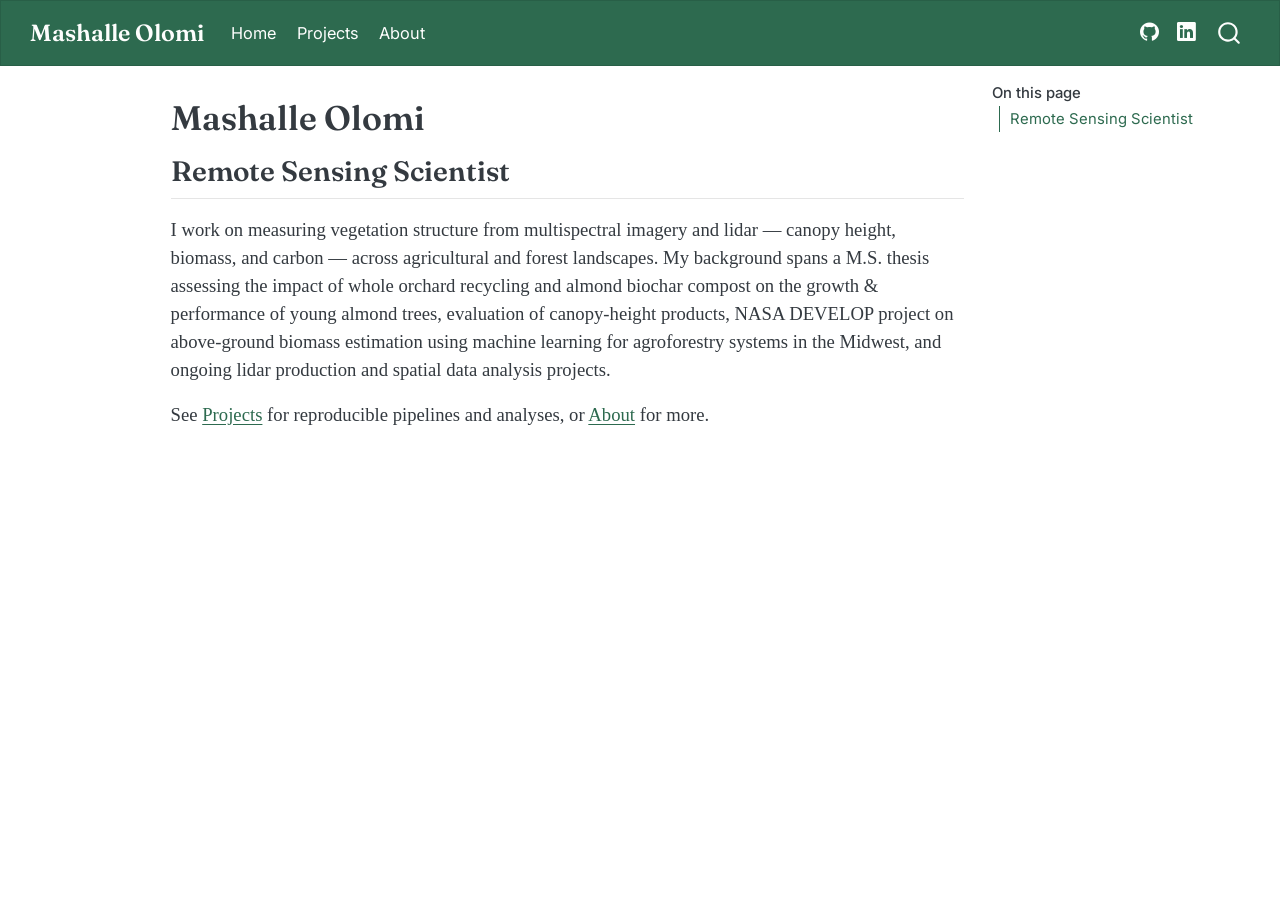
<file: index.html>
<!DOCTYPE html>
<html xmlns="http://www.w3.org/1999/xhtml" lang="en" xml:lang="en"><head>

<meta charset="utf-8">
<meta name="generator" content="quarto-1.10.18">

<meta name="viewport" content="width=device-width, initial-scale=1.0, user-scalable=yes">


<title>Mashalle Olomi</title>
<style>
/* Default styles provided by pandoc.
** See https://pandoc.org/MANUAL.html#variables-for-html for config info.
*/
span.smallcaps{font-variant: small-caps;}
div.columns{display: flex; gap: 1.5em;}
div.column{flex: auto;}
@media screen {
div.columns{gap: min(4vw, 1.5em);}
div.column{overflow-x: auto;}
}
div.hanging-indent{margin-left: 1.5em; text-indent: -1.5em;}
ul.task-list{list-style: none;}
ul.task-list li input[type="checkbox"] {
  width: 0.8em;
  margin: 0 0.8em 0.2em -1em; /* quarto-specific, see https://github.com/quarto-dev/quarto-cli/issues/4556 */ 
  vertical-align: middle;
}
</style>


<script src="site_libs/quarto-nav/quarto-nav.js"></script>
<script src="site_libs/quarto-nav/headroom.min.js"></script>
<script src="site_libs/clipboard/clipboard.min.js"></script>
<script src="site_libs/quarto-search/autocomplete.umd.js"></script>
<script src="site_libs/quarto-search/fuse.min.js"></script>
<script src="site_libs/quarto-search/quarto-search.js"></script>
<meta name="quarto:offset" content="./">
<script src="site_libs/quarto-html/quarto.js" type="module"></script>
<script src="site_libs/quarto-html/tabsets/tabsets.js" type="module"></script>
<script src="site_libs/quarto-html/popper.min.js"></script>
<script src="site_libs/quarto-html/tippy.umd.min.js"></script>
<script src="site_libs/quarto-html/anchor.min.js"></script>
<link href="site_libs/quarto-html/tippy.css" rel="stylesheet">
<link href="site_libs/quarto-html/quarto-syntax-highlighting-64a204ab8560d761af7679ceaba22944.css" rel="stylesheet" id="quarto-text-highlighting-styles">
<script src="site_libs/bootstrap/bootstrap.min.js"></script>
<link href="site_libs/bootstrap/bootstrap-icons.css" rel="stylesheet">
<link href="site_libs/bootstrap/bootstrap-427d90cace52e5607150761689b2dbfc.min.css" rel="stylesheet" append-hash="true" id="quarto-bootstrap" data-mode="light">
<script id="quarto-search-options" type="application/json">{
  "location": "navbar",
  "copy-button": false,
  "collapse-after": 3,
  "panel-placement": "end",
  "type": "overlay",
  "limit": 50,
  "keyboard-shortcut": [
    "f",
    "/",
    "s"
  ],
  "show-item-context": false,
  "language": {
    "search-no-results-text": "No results",
    "search-matching-documents-text": "matching documents",
    "search-copy-link-title": "Copy link to search",
    "search-hide-matches-text": "Hide additional matches",
    "search-more-match-text": "more match in this document",
    "search-more-matches-text": "more matches in this document",
    "search-clear-button-title": "Clear",
    "search-text-placeholder": "",
    "search-detached-cancel-button-title": "Cancel",
    "search-submit-button-title": "Submit",
    "search-label": "Search"
  }
}</script>


</head>

<body class="nav-fixed quarto-light">

<div id="quarto-search-results"></div>
  <header id="quarto-header" class="headroom fixed-top">
    <nav class="navbar navbar-expand-lg " data-bs-theme="dark">
      <div class="navbar-container container-fluid">
      <div class="navbar-brand-container mx-auto">
    <a class="navbar-brand" href="./index.html">
    <span class="navbar-title">Mashalle Olomi</span>
    </a>
  </div>
            <div id="quarto-search" class="" title="Search"></div>
          <button class="navbar-toggler" type="button" data-bs-toggle="collapse" data-bs-target="#navbarCollapse" aria-controls="navbarCollapse" role="menu" aria-expanded="false" aria-label="Toggle navigation" onclick="if (window.quartoToggleHeadroom) { window.quartoToggleHeadroom(); }">
  <span class="navbar-toggler-icon"></span>
</button>
          <div class="collapse navbar-collapse" id="navbarCollapse">
            <ul class="navbar-nav navbar-nav-scroll me-auto">
  <li class="nav-item">
    <a class="nav-link active" href="./index.html" aria-current="page"> 
<span class="menu-text">Home</span></a>
  </li>  
  <li class="nav-item">
    <a class="nav-link" href="./projects.html"> 
<span class="menu-text">Projects</span></a>
  </li>  
  <li class="nav-item">
    <a class="nav-link" href="./about.html"> 
<span class="menu-text">About</span></a>
  </li>  
</ul>
            <ul class="navbar-nav navbar-nav-scroll ms-auto">
  <li class="nav-item compact">
    <a class="nav-link" href="https://github.com/mashalle-o"> <i class="bi bi-github" role="img">
</i> 
<span class="menu-text"></span></a>
  </li>  
  <li class="nav-item compact">
    <a class="nav-link" href="https://www.linkedin.com/in/mashalle-o-702558257"> <i class="bi bi-linkedin" role="img">
</i> 
<span class="menu-text"></span></a>
  </li>  
</ul>
          </div> <!-- /navcollapse -->
            <div class="quarto-navbar-tools">
</div>
      </div> <!-- /container-fluid -->
    </nav>
</header>
<!-- content -->
<div id="quarto-content" class="quarto-container page-columns page-rows-contents page-layout-article page-navbar">
<!-- sidebar -->
<!-- margin-sidebar -->
    <div id="quarto-margin-sidebar" class="sidebar margin-sidebar">
        <nav id="TOC" role="doc-toc" class="toc-active">
    <h2 id="toc-title">On this page</h2>
   
  <ul>
  <li><a href="#remote-sensing-scientist" id="toc-remote-sensing-scientist" class="nav-link active" data-scroll-target="#remote-sensing-scientist">Remote Sensing Scientist</a></li>
  </ul>
</nav>
    </div>
<!-- main -->
<main class="content" id="quarto-document-content">

<header id="title-block-header" class="quarto-title-block default">
<div class="quarto-title">
<h1 class="title">Mashalle Olomi</h1>
</div>



<div class="quarto-title-meta">

    
  
    
  </div>
  


</header>


<section id="remote-sensing-scientist" class="level2">
<h2 class="anchored" data-anchor-id="remote-sensing-scientist">Remote Sensing Scientist</h2>
<p>I work on measuring vegetation structure from multispectral imagery and lidar — canopy height, biomass, and carbon — across agricultural and forest landscapes. My background spans a M.S. thesis assessing the impact of whole orchard recycling and almond biochar compost on the growth &amp; performance of young almond trees, evaluation of canopy-height products, NASA DEVELOP project on above-ground biomass estimation using machine learning for agroforestry systems in the Midwest, and ongoing lidar production and spatial data analysis projects.</p>
<p>See <a href="./projects.html">Projects</a> for reproducible pipelines and analyses, or <a href="./about.html">About</a> for more.</p>


</section>

</main> <!-- /main -->
<script id="quarto-html-after-body" type="application/javascript">
  window.document.addEventListener("DOMContentLoaded", function (event) {
    const icon = "";
    const anchorJS = new window.AnchorJS();
    anchorJS.options = {
      placement: 'right',
      icon: icon
    };
    anchorJS.add('.anchored');
    const isCodeAnnotation = (el) => {
      for (const clz of el.classList) {
        if (clz.startsWith('code-annotation-')) {                     
          return true;
        }
      }
      return false;
    }
    const onCopySuccess = function(e) {
      // button target
      const button = e.trigger;
      // don't keep focus
      button.blur();
      // flash "checked"
      button.classList.add('code-copy-button-checked');
      var currentTitle = button.getAttribute("title");
      button.setAttribute("title", "Copied!");
      let tooltip;
      if (window.bootstrap) {
        button.setAttribute("data-bs-toggle", "tooltip");
        button.setAttribute("data-bs-placement", "left");
        button.setAttribute("data-bs-title", "Copied!");
        tooltip = new bootstrap.Tooltip(button, 
          { trigger: "manual", 
            customClass: "code-copy-button-tooltip",
            offset: [0, -8]});
        tooltip.show();    
      }
      setTimeout(function() {
        if (tooltip) {
          tooltip.hide();
          button.removeAttribute("data-bs-title");
          button.removeAttribute("data-bs-toggle");
          button.removeAttribute("data-bs-placement");
        }
        button.setAttribute("title", currentTitle);
        button.classList.remove('code-copy-button-checked');
      }, 1000);
      // clear code selection
      e.clearSelection();
    }
    const getTextToCopy = function(trigger) {
      const outerScaffold = trigger.parentElement.cloneNode(true);
      const codeEl = outerScaffold.querySelector('code');
      for (const childEl of codeEl.children) {
        if (isCodeAnnotation(childEl)) {
          childEl.remove();
        }
      }
      return codeEl.innerText;
    }
    const clipboard = new window.ClipboardJS('.code-copy-button:not([data-in-quarto-modal])', {
      text: getTextToCopy
    });
    clipboard.on('success', onCopySuccess);
    if (window.document.getElementById('quarto-embedded-source-code-modal')) {
      const clipboardModal = new window.ClipboardJS('.code-copy-button[data-in-quarto-modal]', {
        text: getTextToCopy,
        container: window.document.getElementById('quarto-embedded-source-code-modal')
      });
      clipboardModal.on('success', onCopySuccess);
    }
      var localhostRegex = new RegExp(/^(?:http|https):\/\/localhost\:?[0-9]*\//);
      var mailtoRegex = new RegExp(/^mailto:/);
        var filterRegex = new RegExp('/' + window.location.host + '/');
      var isInternal = (href) => {
          return filterRegex.test(href) || localhostRegex.test(href) || mailtoRegex.test(href);
      }
      // Inspect non-navigation links and adorn them if external
     var links = window.document.querySelectorAll('a[href]:not(.nav-link):not(.navbar-brand):not(.toc-action):not(.sidebar-link):not(.sidebar-item-toggle):not(.pagination-link):not(.no-external):not([aria-hidden]):not(.dropdown-item):not(.quarto-navigation-tool):not(.about-link)');
      for (var i=0; i<links.length; i++) {
        const link = links[i];
        if (!isInternal(link.href)) {
          // undo the damage that might have been done by quarto-nav.js in the case of
          // links that we want to consider external
          if (link.dataset.originalHref !== undefined) {
            link.href = link.dataset.originalHref;
          }
        }
      }
    function tippyHover(el, contentFn, onTriggerFn, onUntriggerFn) {
      const config = {
        allowHTML: true,
        maxWidth: 500,
        delay: 100,
        arrow: false,
        appendTo: function(el) {
            return el.parentElement;
        },
        interactive: true,
        interactiveBorder: 10,
        theme: 'quarto',
        placement: 'bottom-start',
      };
      if (contentFn) {
        config.content = contentFn;
      }
      if (onTriggerFn) {
        config.onTrigger = onTriggerFn;
      }
      if (onUntriggerFn) {
        config.onUntrigger = onUntriggerFn;
      }
      window.tippy(el, config); 
    }
    const noterefs = window.document.querySelectorAll('a[role="doc-noteref"]');
    for (var i=0; i<noterefs.length; i++) {
      const ref = noterefs[i];
      tippyHover(ref, function() {
        // use id or data attribute instead here
        let href = ref.getAttribute('data-footnote-href') || ref.getAttribute('href');
        try { href = new URL(href).hash; } catch {}
        const id = href.replace(/^#\/?/, "");
        const note = window.document.getElementById(id);
        if (note) {
          return note.innerHTML;
        } else {
          return "";
        }
      });
    }
    const xrefs = window.document.querySelectorAll('a.quarto-xref');
    const processXRef = (id, note) => {
      // Strip column container classes
      const stripColumnClz = (el) => {
        el.classList.remove("page-full", "page-columns");
        if (el.children) {
          for (const child of el.children) {
            stripColumnClz(child);
          }
        }
      }
      stripColumnClz(note)
      if (id === null || id.startsWith('sec-')) {
        // Special case sections, only their first couple elements
        const container = document.createElement("div");
        if (note.children && note.children.length > 2) {
          container.appendChild(note.children[0].cloneNode(true));
          for (let i = 1; i < note.children.length; i++) {
            const child = note.children[i];
            if (child.tagName === "P" && child.innerText === "") {
              continue;
            } else {
              container.appendChild(child.cloneNode(true));
              break;
            }
          }
          if (window.Quarto?.typesetMath) {
            window.Quarto.typesetMath(container);
          }
          return container.innerHTML
        } else {
          if (window.Quarto?.typesetMath) {
            window.Quarto.typesetMath(note);
          }
          return note.innerHTML;
        }
      } else {
        // Remove any anchor links if they are present
        const anchorLink = note.querySelector('a.anchorjs-link');
        if (anchorLink) {
          anchorLink.remove();
        }
        if (window.Quarto?.typesetMath) {
          window.Quarto.typesetMath(note);
        }
        if (note.classList.contains("callout")) {
          return note.outerHTML;
        } else {
          return note.innerHTML;
        }
      }
    }
    for (var i=0; i<xrefs.length; i++) {
      const xref = xrefs[i];
      tippyHover(xref, undefined, function(instance) {
        instance.disable();
        let url = xref.getAttribute('href');
        let hash = undefined; 
        if (url.startsWith('#')) {
          hash = url;
        } else {
          try { hash = new URL(url).hash; } catch {}
        }
        if (hash) {
          const id = hash.replace(/^#\/?/, "");
          const note = window.document.getElementById(id);
          if (note !== null) {
            try {
              const html = processXRef(id, note.cloneNode(true));
              instance.setContent(html);
            } finally {
              instance.enable();
              instance.show();
            }
          } else {
            // See if we can fetch this
            fetch(url.split('#')[0])
            .then(res => res.text())
            .then(html => {
              const parser = new DOMParser();
              const htmlDoc = parser.parseFromString(html, "text/html");
              const note = htmlDoc.getElementById(id);
              if (note !== null) {
                const html = processXRef(id, note);
                instance.setContent(html);
              } 
            }).finally(() => {
              instance.enable();
              instance.show();
            });
          }
        } else {
          // See if we can fetch a full url (with no hash to target)
          // This is a special case and we should probably do some content thinning / targeting
          fetch(url)
          .then(res => res.text())
          .then(html => {
            const parser = new DOMParser();
            const htmlDoc = parser.parseFromString(html, "text/html");
            const note = htmlDoc.querySelector('main.content');
            if (note !== null) {
              // This should only happen for chapter cross references
              // (since there is no id in the URL)
              // remove the first header
              if (note.children.length > 0 && note.children[0].tagName === "HEADER") {
                note.children[0].remove();
              }
              const html = processXRef(null, note);
              instance.setContent(html);
            } 
          }).finally(() => {
            instance.enable();
            instance.show();
          });
        }
      }, function(instance) {
      });
    }
        let selectedAnnoteEl;
        const selectorForAnnotation = ( cell, annotation) => {
          let cellAttr = 'data-code-cell="' + cell + '"';
          let lineAttr = 'data-code-annotation="' +  annotation + '"';
          const selector = 'span[' + cellAttr + '][' + lineAttr + ']';
          return selector;
        }
        const selectCodeLines = (annoteEl) => {
          const doc = window.document;
          const targetCell = annoteEl.getAttribute("data-target-cell");
          const targetAnnotation = annoteEl.getAttribute("data-target-annotation");
          const annoteSpan = window.document.querySelector(selectorForAnnotation(targetCell, targetAnnotation));
          const lines = annoteSpan.getAttribute("data-code-lines").split(",");
          const lineIds = lines.map((line) => {
            return targetCell + "-" + line;
          })
          let top = null;
          let height = null;
          let parent = null;
          if (lineIds.length > 0) {
              //compute the position of the single el (top and bottom and make a div)
              const el = window.document.getElementById(lineIds[0]);
              top = el.offsetTop;
              height = el.offsetHeight;
              parent = el.parentElement.parentElement;
            if (lineIds.length > 1) {
              const lastEl = window.document.getElementById(lineIds[lineIds.length - 1]);
              const bottom = lastEl.offsetTop + lastEl.offsetHeight;
              height = bottom - top;
            }
            if (top !== null && height !== null && parent !== null) {
              // cook up a div (if necessary) and position it 
              let div = window.document.getElementById("code-annotation-line-highlight");
              if (div === null) {
                div = window.document.createElement("div");
                div.setAttribute("id", "code-annotation-line-highlight");
                div.style.position = 'absolute';
                parent.appendChild(div);
              }
              div.style.top = top - 2 + "px";
              div.style.height = height + 4 + "px";
              div.style.left = 0;
              let gutterDiv = window.document.getElementById("code-annotation-line-highlight-gutter");
              if (gutterDiv === null) {
                gutterDiv = window.document.createElement("div");
                gutterDiv.setAttribute("id", "code-annotation-line-highlight-gutter");
                gutterDiv.style.position = 'absolute';
                const codeCell = window.document.getElementById(targetCell);
                const gutter = codeCell.querySelector('.code-annotation-gutter');
                gutter.appendChild(gutterDiv);
              }
              gutterDiv.style.top = top - 2 + "px";
              gutterDiv.style.height = height + 4 + "px";
            }
            selectedAnnoteEl = annoteEl;
          }
        };
        const unselectCodeLines = () => {
          const elementsIds = ["code-annotation-line-highlight", "code-annotation-line-highlight-gutter"];
          elementsIds.forEach((elId) => {
            const div = window.document.getElementById(elId);
            if (div) {
              div.remove();
            }
          });
          selectedAnnoteEl = undefined;
        };
          // Handle positioning of the toggle
      window.addEventListener(
        "resize",
        throttle(() => {
          elRect = undefined;
          if (selectedAnnoteEl) {
            selectCodeLines(selectedAnnoteEl);
          }
        }, 10)
      );
      function throttle(fn, ms) {
      let throttle = false;
      let timer;
        return (...args) => {
          if(!throttle) { // first call gets through
              fn.apply(this, args);
              throttle = true;
          } else { // all the others get throttled
              if(timer) clearTimeout(timer); // cancel #2
              timer = setTimeout(() => {
                fn.apply(this, args);
                timer = throttle = false;
              }, ms);
          }
        };
      }
        // Attach click handler to the DT
        const annoteDls = window.document.querySelectorAll('dt[data-target-cell]');
        for (const annoteDlNode of annoteDls) {
          annoteDlNode.addEventListener('click', (event) => {
            const clickedEl = event.target;
            if (clickedEl !== selectedAnnoteEl) {
              unselectCodeLines();
              const activeEl = window.document.querySelector('dt[data-target-cell].code-annotation-active');
              if (activeEl) {
                activeEl.classList.remove('code-annotation-active');
              }
              selectCodeLines(clickedEl);
              clickedEl.classList.add('code-annotation-active');
            } else {
              // Unselect the line
              unselectCodeLines();
              clickedEl.classList.remove('code-annotation-active');
            }
          });
        }
    const findCites = (el) => {
      const parentEl = el.parentElement;
      if (parentEl) {
        const cites = parentEl.dataset.cites;
        if (cites) {
          return {
            el,
            cites: cites.split(' ')
          };
        } else {
          return findCites(el.parentElement)
        }
      } else {
        return undefined;
      }
    };
    var bibliorefs = window.document.querySelectorAll('a[role="doc-biblioref"]');
    for (var i=0; i<bibliorefs.length; i++) {
      const ref = bibliorefs[i];
      const citeInfo = findCites(ref);
      if (citeInfo) {
        tippyHover(citeInfo.el, function() {
          var popup = window.document.createElement('div');
          citeInfo.cites.forEach(function(cite) {
            var citeDiv = window.document.createElement('div');
            citeDiv.classList.add('hanging-indent');
            citeDiv.classList.add('csl-entry');
            var biblioDiv = window.document.getElementById('ref-' + cite);
            if (biblioDiv) {
              citeDiv.innerHTML = biblioDiv.innerHTML;
            }
            popup.appendChild(citeDiv);
          });
          return popup.innerHTML;
        });
      }
    }
  });
  </script>
</div> <!-- /content -->




</body></html>
</file>
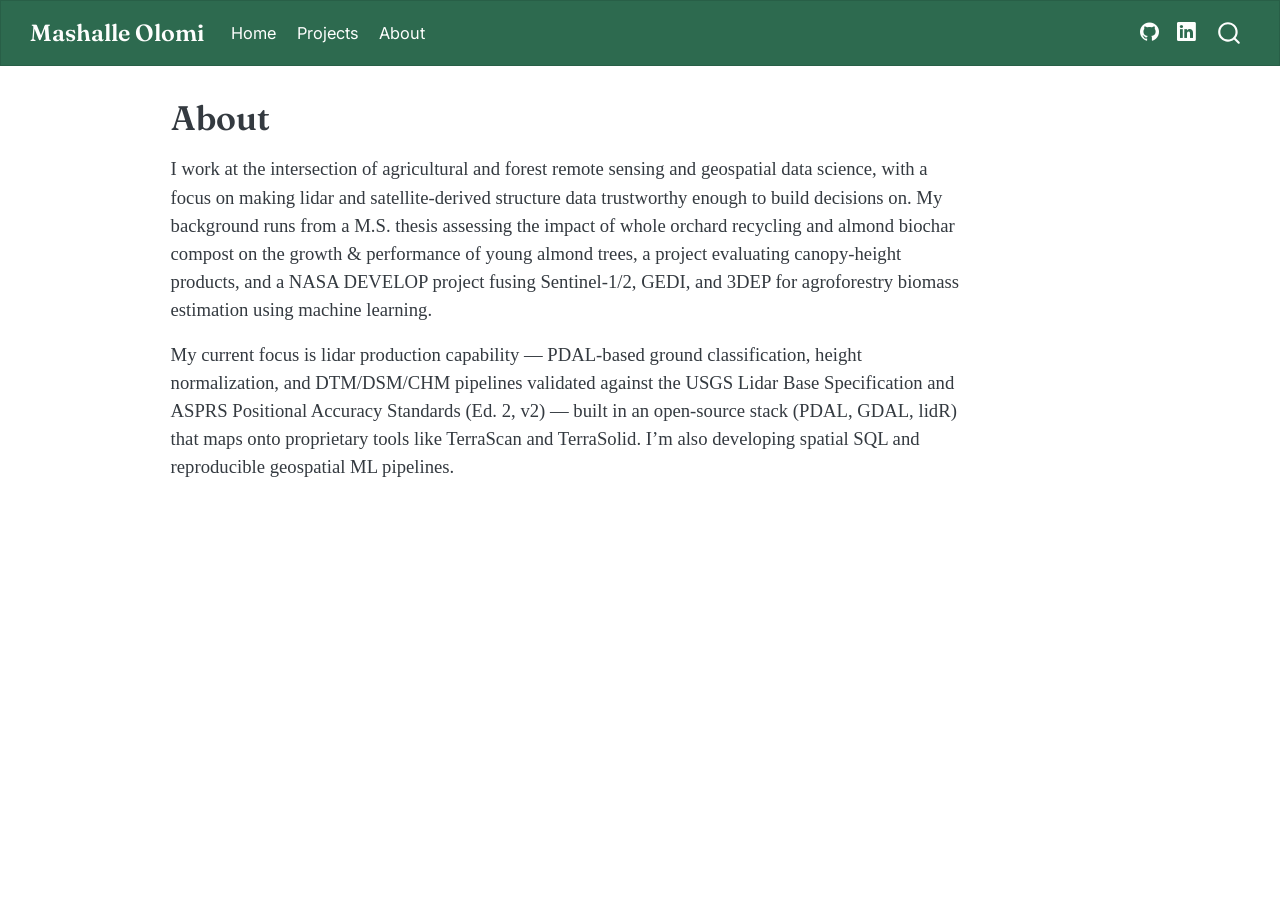
<file: about.html>
<!DOCTYPE html>
<html xmlns="http://www.w3.org/1999/xhtml" lang="en" xml:lang="en"><head>

<meta charset="utf-8">
<meta name="generator" content="quarto-1.10.18">

<meta name="viewport" content="width=device-width, initial-scale=1.0, user-scalable=yes">


<title>About – Mashalle Olomi</title>
<style>
/* Default styles provided by pandoc.
** See https://pandoc.org/MANUAL.html#variables-for-html for config info.
*/
span.smallcaps{font-variant: small-caps;}
div.columns{display: flex; gap: 1.5em;}
div.column{flex: auto;}
@media screen {
div.columns{gap: min(4vw, 1.5em);}
div.column{overflow-x: auto;}
}
div.hanging-indent{margin-left: 1.5em; text-indent: -1.5em;}
ul.task-list{list-style: none;}
ul.task-list li input[type="checkbox"] {
  width: 0.8em;
  margin: 0 0.8em 0.2em -1em; /* quarto-specific, see https://github.com/quarto-dev/quarto-cli/issues/4556 */ 
  vertical-align: middle;
}
</style>


<script src="site_libs/quarto-nav/quarto-nav.js"></script>
<script src="site_libs/quarto-nav/headroom.min.js"></script>
<script src="site_libs/clipboard/clipboard.min.js"></script>
<script src="site_libs/quarto-search/autocomplete.umd.js"></script>
<script src="site_libs/quarto-search/fuse.min.js"></script>
<script src="site_libs/quarto-search/quarto-search.js"></script>
<meta name="quarto:offset" content="./">
<script src="site_libs/quarto-html/quarto.js" type="module"></script>
<script src="site_libs/quarto-html/tabsets/tabsets.js" type="module"></script>
<script src="site_libs/quarto-html/popper.min.js"></script>
<script src="site_libs/quarto-html/tippy.umd.min.js"></script>
<script src="site_libs/quarto-html/anchor.min.js"></script>
<link href="site_libs/quarto-html/tippy.css" rel="stylesheet">
<link href="site_libs/quarto-html/quarto-syntax-highlighting-64a204ab8560d761af7679ceaba22944.css" rel="stylesheet" id="quarto-text-highlighting-styles">
<script src="site_libs/bootstrap/bootstrap.min.js"></script>
<link href="site_libs/bootstrap/bootstrap-icons.css" rel="stylesheet">
<link href="site_libs/bootstrap/bootstrap-427d90cace52e5607150761689b2dbfc.min.css" rel="stylesheet" append-hash="true" id="quarto-bootstrap" data-mode="light">
<script id="quarto-search-options" type="application/json">{
  "location": "navbar",
  "copy-button": false,
  "collapse-after": 3,
  "panel-placement": "end",
  "type": "overlay",
  "limit": 50,
  "keyboard-shortcut": [
    "f",
    "/",
    "s"
  ],
  "show-item-context": false,
  "language": {
    "search-no-results-text": "No results",
    "search-matching-documents-text": "matching documents",
    "search-copy-link-title": "Copy link to search",
    "search-hide-matches-text": "Hide additional matches",
    "search-more-match-text": "more match in this document",
    "search-more-matches-text": "more matches in this document",
    "search-clear-button-title": "Clear",
    "search-text-placeholder": "",
    "search-detached-cancel-button-title": "Cancel",
    "search-submit-button-title": "Submit",
    "search-label": "Search"
  }
}</script>


</head>

<body class="nav-fixed quarto-light">

<div id="quarto-search-results"></div>
  <header id="quarto-header" class="headroom fixed-top">
    <nav class="navbar navbar-expand-lg " data-bs-theme="dark">
      <div class="navbar-container container-fluid">
      <div class="navbar-brand-container mx-auto">
    <a class="navbar-brand" href="./index.html">
    <span class="navbar-title">Mashalle Olomi</span>
    </a>
  </div>
            <div id="quarto-search" class="" title="Search"></div>
          <button class="navbar-toggler" type="button" data-bs-toggle="collapse" data-bs-target="#navbarCollapse" aria-controls="navbarCollapse" role="menu" aria-expanded="false" aria-label="Toggle navigation" onclick="if (window.quartoToggleHeadroom) { window.quartoToggleHeadroom(); }">
  <span class="navbar-toggler-icon"></span>
</button>
          <div class="collapse navbar-collapse" id="navbarCollapse">
            <ul class="navbar-nav navbar-nav-scroll me-auto">
  <li class="nav-item">
    <a class="nav-link" href="./index.html"> 
<span class="menu-text">Home</span></a>
  </li>  
  <li class="nav-item">
    <a class="nav-link" href="./projects.html"> 
<span class="menu-text">Projects</span></a>
  </li>  
  <li class="nav-item">
    <a class="nav-link active" href="./about.html" aria-current="page"> 
<span class="menu-text">About</span></a>
  </li>  
</ul>
            <ul class="navbar-nav navbar-nav-scroll ms-auto">
  <li class="nav-item compact">
    <a class="nav-link" href="https://github.com/mashalle-o"> <i class="bi bi-github" role="img">
</i> 
<span class="menu-text"></span></a>
  </li>  
  <li class="nav-item compact">
    <a class="nav-link" href="https://www.linkedin.com/in/mashalle-o-702558257"> <i class="bi bi-linkedin" role="img">
</i> 
<span class="menu-text"></span></a>
  </li>  
</ul>
          </div> <!-- /navcollapse -->
            <div class="quarto-navbar-tools">
</div>
      </div> <!-- /container-fluid -->
    </nav>
</header>
<!-- content -->
<div id="quarto-content" class="quarto-container page-columns page-rows-contents page-layout-article page-navbar">
<!-- sidebar -->
<!-- margin-sidebar -->
    <div id="quarto-margin-sidebar" class="sidebar margin-sidebar zindex-bottom">
        
    </div>
<!-- main -->
<main class="content" id="quarto-document-content">

<header id="title-block-header" class="quarto-title-block default">
<div class="quarto-title">
<h1 class="title">About</h1>
</div>



<div class="quarto-title-meta">

    
  
    
  </div>
  


</header>


<p>I work at the intersection of agricultural and forest remote sensing and geospatial data science, with a focus on making lidar and satellite-derived structure data trustworthy enough to build decisions on. My background runs from a M.S. thesis assessing the impact of whole orchard recycling and almond biochar compost on the growth &amp; performance of young almond trees, a project evaluating canopy-height products, and a NASA DEVELOP project fusing Sentinel-1/2, GEDI, and 3DEP for agroforestry biomass estimation using machine learning.</p>
<p>My current focus is lidar production capability — PDAL-based ground classification, height normalization, and DTM/DSM/CHM pipelines validated against the USGS Lidar Base Specification and ASPRS Positional Accuracy Standards (Ed. 2, v2) — built in an open-source stack (PDAL, GDAL, lidR) that maps onto proprietary tools like TerraScan and TerraSolid. I’m also developing spatial SQL and reproducible geospatial ML pipelines.</p>



</main> <!-- /main -->
<script id="quarto-html-after-body" type="application/javascript">
  window.document.addEventListener("DOMContentLoaded", function (event) {
    const icon = "";
    const anchorJS = new window.AnchorJS();
    anchorJS.options = {
      placement: 'right',
      icon: icon
    };
    anchorJS.add('.anchored');
    const isCodeAnnotation = (el) => {
      for (const clz of el.classList) {
        if (clz.startsWith('code-annotation-')) {                     
          return true;
        }
      }
      return false;
    }
    const onCopySuccess = function(e) {
      // button target
      const button = e.trigger;
      // don't keep focus
      button.blur();
      // flash "checked"
      button.classList.add('code-copy-button-checked');
      var currentTitle = button.getAttribute("title");
      button.setAttribute("title", "Copied!");
      let tooltip;
      if (window.bootstrap) {
        button.setAttribute("data-bs-toggle", "tooltip");
        button.setAttribute("data-bs-placement", "left");
        button.setAttribute("data-bs-title", "Copied!");
        tooltip = new bootstrap.Tooltip(button, 
          { trigger: "manual", 
            customClass: "code-copy-button-tooltip",
            offset: [0, -8]});
        tooltip.show();    
      }
      setTimeout(function() {
        if (tooltip) {
          tooltip.hide();
          button.removeAttribute("data-bs-title");
          button.removeAttribute("data-bs-toggle");
          button.removeAttribute("data-bs-placement");
        }
        button.setAttribute("title", currentTitle);
        button.classList.remove('code-copy-button-checked');
      }, 1000);
      // clear code selection
      e.clearSelection();
    }
    const getTextToCopy = function(trigger) {
      const outerScaffold = trigger.parentElement.cloneNode(true);
      const codeEl = outerScaffold.querySelector('code');
      for (const childEl of codeEl.children) {
        if (isCodeAnnotation(childEl)) {
          childEl.remove();
        }
      }
      return codeEl.innerText;
    }
    const clipboard = new window.ClipboardJS('.code-copy-button:not([data-in-quarto-modal])', {
      text: getTextToCopy
    });
    clipboard.on('success', onCopySuccess);
    if (window.document.getElementById('quarto-embedded-source-code-modal')) {
      const clipboardModal = new window.ClipboardJS('.code-copy-button[data-in-quarto-modal]', {
        text: getTextToCopy,
        container: window.document.getElementById('quarto-embedded-source-code-modal')
      });
      clipboardModal.on('success', onCopySuccess);
    }
      var localhostRegex = new RegExp(/^(?:http|https):\/\/localhost\:?[0-9]*\//);
      var mailtoRegex = new RegExp(/^mailto:/);
        var filterRegex = new RegExp('/' + window.location.host + '/');
      var isInternal = (href) => {
          return filterRegex.test(href) || localhostRegex.test(href) || mailtoRegex.test(href);
      }
      // Inspect non-navigation links and adorn them if external
     var links = window.document.querySelectorAll('a[href]:not(.nav-link):not(.navbar-brand):not(.toc-action):not(.sidebar-link):not(.sidebar-item-toggle):not(.pagination-link):not(.no-external):not([aria-hidden]):not(.dropdown-item):not(.quarto-navigation-tool):not(.about-link)');
      for (var i=0; i<links.length; i++) {
        const link = links[i];
        if (!isInternal(link.href)) {
          // undo the damage that might have been done by quarto-nav.js in the case of
          // links that we want to consider external
          if (link.dataset.originalHref !== undefined) {
            link.href = link.dataset.originalHref;
          }
        }
      }
    function tippyHover(el, contentFn, onTriggerFn, onUntriggerFn) {
      const config = {
        allowHTML: true,
        maxWidth: 500,
        delay: 100,
        arrow: false,
        appendTo: function(el) {
            return el.parentElement;
        },
        interactive: true,
        interactiveBorder: 10,
        theme: 'quarto',
        placement: 'bottom-start',
      };
      if (contentFn) {
        config.content = contentFn;
      }
      if (onTriggerFn) {
        config.onTrigger = onTriggerFn;
      }
      if (onUntriggerFn) {
        config.onUntrigger = onUntriggerFn;
      }
      window.tippy(el, config); 
    }
    const noterefs = window.document.querySelectorAll('a[role="doc-noteref"]');
    for (var i=0; i<noterefs.length; i++) {
      const ref = noterefs[i];
      tippyHover(ref, function() {
        // use id or data attribute instead here
        let href = ref.getAttribute('data-footnote-href') || ref.getAttribute('href');
        try { href = new URL(href).hash; } catch {}
        const id = href.replace(/^#\/?/, "");
        const note = window.document.getElementById(id);
        if (note) {
          return note.innerHTML;
        } else {
          return "";
        }
      });
    }
    const xrefs = window.document.querySelectorAll('a.quarto-xref');
    const processXRef = (id, note) => {
      // Strip column container classes
      const stripColumnClz = (el) => {
        el.classList.remove("page-full", "page-columns");
        if (el.children) {
          for (const child of el.children) {
            stripColumnClz(child);
          }
        }
      }
      stripColumnClz(note)
      if (id === null || id.startsWith('sec-')) {
        // Special case sections, only their first couple elements
        const container = document.createElement("div");
        if (note.children && note.children.length > 2) {
          container.appendChild(note.children[0].cloneNode(true));
          for (let i = 1; i < note.children.length; i++) {
            const child = note.children[i];
            if (child.tagName === "P" && child.innerText === "") {
              continue;
            } else {
              container.appendChild(child.cloneNode(true));
              break;
            }
          }
          if (window.Quarto?.typesetMath) {
            window.Quarto.typesetMath(container);
          }
          return container.innerHTML
        } else {
          if (window.Quarto?.typesetMath) {
            window.Quarto.typesetMath(note);
          }
          return note.innerHTML;
        }
      } else {
        // Remove any anchor links if they are present
        const anchorLink = note.querySelector('a.anchorjs-link');
        if (anchorLink) {
          anchorLink.remove();
        }
        if (window.Quarto?.typesetMath) {
          window.Quarto.typesetMath(note);
        }
        if (note.classList.contains("callout")) {
          return note.outerHTML;
        } else {
          return note.innerHTML;
        }
      }
    }
    for (var i=0; i<xrefs.length; i++) {
      const xref = xrefs[i];
      tippyHover(xref, undefined, function(instance) {
        instance.disable();
        let url = xref.getAttribute('href');
        let hash = undefined; 
        if (url.startsWith('#')) {
          hash = url;
        } else {
          try { hash = new URL(url).hash; } catch {}
        }
        if (hash) {
          const id = hash.replace(/^#\/?/, "");
          const note = window.document.getElementById(id);
          if (note !== null) {
            try {
              const html = processXRef(id, note.cloneNode(true));
              instance.setContent(html);
            } finally {
              instance.enable();
              instance.show();
            }
          } else {
            // See if we can fetch this
            fetch(url.split('#')[0])
            .then(res => res.text())
            .then(html => {
              const parser = new DOMParser();
              const htmlDoc = parser.parseFromString(html, "text/html");
              const note = htmlDoc.getElementById(id);
              if (note !== null) {
                const html = processXRef(id, note);
                instance.setContent(html);
              } 
            }).finally(() => {
              instance.enable();
              instance.show();
            });
          }
        } else {
          // See if we can fetch a full url (with no hash to target)
          // This is a special case and we should probably do some content thinning / targeting
          fetch(url)
          .then(res => res.text())
          .then(html => {
            const parser = new DOMParser();
            const htmlDoc = parser.parseFromString(html, "text/html");
            const note = htmlDoc.querySelector('main.content');
            if (note !== null) {
              // This should only happen for chapter cross references
              // (since there is no id in the URL)
              // remove the first header
              if (note.children.length > 0 && note.children[0].tagName === "HEADER") {
                note.children[0].remove();
              }
              const html = processXRef(null, note);
              instance.setContent(html);
            } 
          }).finally(() => {
            instance.enable();
            instance.show();
          });
        }
      }, function(instance) {
      });
    }
        let selectedAnnoteEl;
        const selectorForAnnotation = ( cell, annotation) => {
          let cellAttr = 'data-code-cell="' + cell + '"';
          let lineAttr = 'data-code-annotation="' +  annotation + '"';
          const selector = 'span[' + cellAttr + '][' + lineAttr + ']';
          return selector;
        }
        const selectCodeLines = (annoteEl) => {
          const doc = window.document;
          const targetCell = annoteEl.getAttribute("data-target-cell");
          const targetAnnotation = annoteEl.getAttribute("data-target-annotation");
          const annoteSpan = window.document.querySelector(selectorForAnnotation(targetCell, targetAnnotation));
          const lines = annoteSpan.getAttribute("data-code-lines").split(",");
          const lineIds = lines.map((line) => {
            return targetCell + "-" + line;
          })
          let top = null;
          let height = null;
          let parent = null;
          if (lineIds.length > 0) {
              //compute the position of the single el (top and bottom and make a div)
              const el = window.document.getElementById(lineIds[0]);
              top = el.offsetTop;
              height = el.offsetHeight;
              parent = el.parentElement.parentElement;
            if (lineIds.length > 1) {
              const lastEl = window.document.getElementById(lineIds[lineIds.length - 1]);
              const bottom = lastEl.offsetTop + lastEl.offsetHeight;
              height = bottom - top;
            }
            if (top !== null && height !== null && parent !== null) {
              // cook up a div (if necessary) and position it 
              let div = window.document.getElementById("code-annotation-line-highlight");
              if (div === null) {
                div = window.document.createElement("div");
                div.setAttribute("id", "code-annotation-line-highlight");
                div.style.position = 'absolute';
                parent.appendChild(div);
              }
              div.style.top = top - 2 + "px";
              div.style.height = height + 4 + "px";
              div.style.left = 0;
              let gutterDiv = window.document.getElementById("code-annotation-line-highlight-gutter");
              if (gutterDiv === null) {
                gutterDiv = window.document.createElement("div");
                gutterDiv.setAttribute("id", "code-annotation-line-highlight-gutter");
                gutterDiv.style.position = 'absolute';
                const codeCell = window.document.getElementById(targetCell);
                const gutter = codeCell.querySelector('.code-annotation-gutter');
                gutter.appendChild(gutterDiv);
              }
              gutterDiv.style.top = top - 2 + "px";
              gutterDiv.style.height = height + 4 + "px";
            }
            selectedAnnoteEl = annoteEl;
          }
        };
        const unselectCodeLines = () => {
          const elementsIds = ["code-annotation-line-highlight", "code-annotation-line-highlight-gutter"];
          elementsIds.forEach((elId) => {
            const div = window.document.getElementById(elId);
            if (div) {
              div.remove();
            }
          });
          selectedAnnoteEl = undefined;
        };
          // Handle positioning of the toggle
      window.addEventListener(
        "resize",
        throttle(() => {
          elRect = undefined;
          if (selectedAnnoteEl) {
            selectCodeLines(selectedAnnoteEl);
          }
        }, 10)
      );
      function throttle(fn, ms) {
      let throttle = false;
      let timer;
        return (...args) => {
          if(!throttle) { // first call gets through
              fn.apply(this, args);
              throttle = true;
          } else { // all the others get throttled
              if(timer) clearTimeout(timer); // cancel #2
              timer = setTimeout(() => {
                fn.apply(this, args);
                timer = throttle = false;
              }, ms);
          }
        };
      }
        // Attach click handler to the DT
        const annoteDls = window.document.querySelectorAll('dt[data-target-cell]');
        for (const annoteDlNode of annoteDls) {
          annoteDlNode.addEventListener('click', (event) => {
            const clickedEl = event.target;
            if (clickedEl !== selectedAnnoteEl) {
              unselectCodeLines();
              const activeEl = window.document.querySelector('dt[data-target-cell].code-annotation-active');
              if (activeEl) {
                activeEl.classList.remove('code-annotation-active');
              }
              selectCodeLines(clickedEl);
              clickedEl.classList.add('code-annotation-active');
            } else {
              // Unselect the line
              unselectCodeLines();
              clickedEl.classList.remove('code-annotation-active');
            }
          });
        }
    const findCites = (el) => {
      const parentEl = el.parentElement;
      if (parentEl) {
        const cites = parentEl.dataset.cites;
        if (cites) {
          return {
            el,
            cites: cites.split(' ')
          };
        } else {
          return findCites(el.parentElement)
        }
      } else {
        return undefined;
      }
    };
    var bibliorefs = window.document.querySelectorAll('a[role="doc-biblioref"]');
    for (var i=0; i<bibliorefs.length; i++) {
      const ref = bibliorefs[i];
      const citeInfo = findCites(ref);
      if (citeInfo) {
        tippyHover(citeInfo.el, function() {
          var popup = window.document.createElement('div');
          citeInfo.cites.forEach(function(cite) {
            var citeDiv = window.document.createElement('div');
            citeDiv.classList.add('hanging-indent');
            citeDiv.classList.add('csl-entry');
            var biblioDiv = window.document.getElementById('ref-' + cite);
            if (biblioDiv) {
              citeDiv.innerHTML = biblioDiv.innerHTML;
            }
            popup.appendChild(citeDiv);
          });
          return popup.innerHTML;
        });
      }
    }
  });
  </script>
</div> <!-- /content -->




</body></html>
</file>
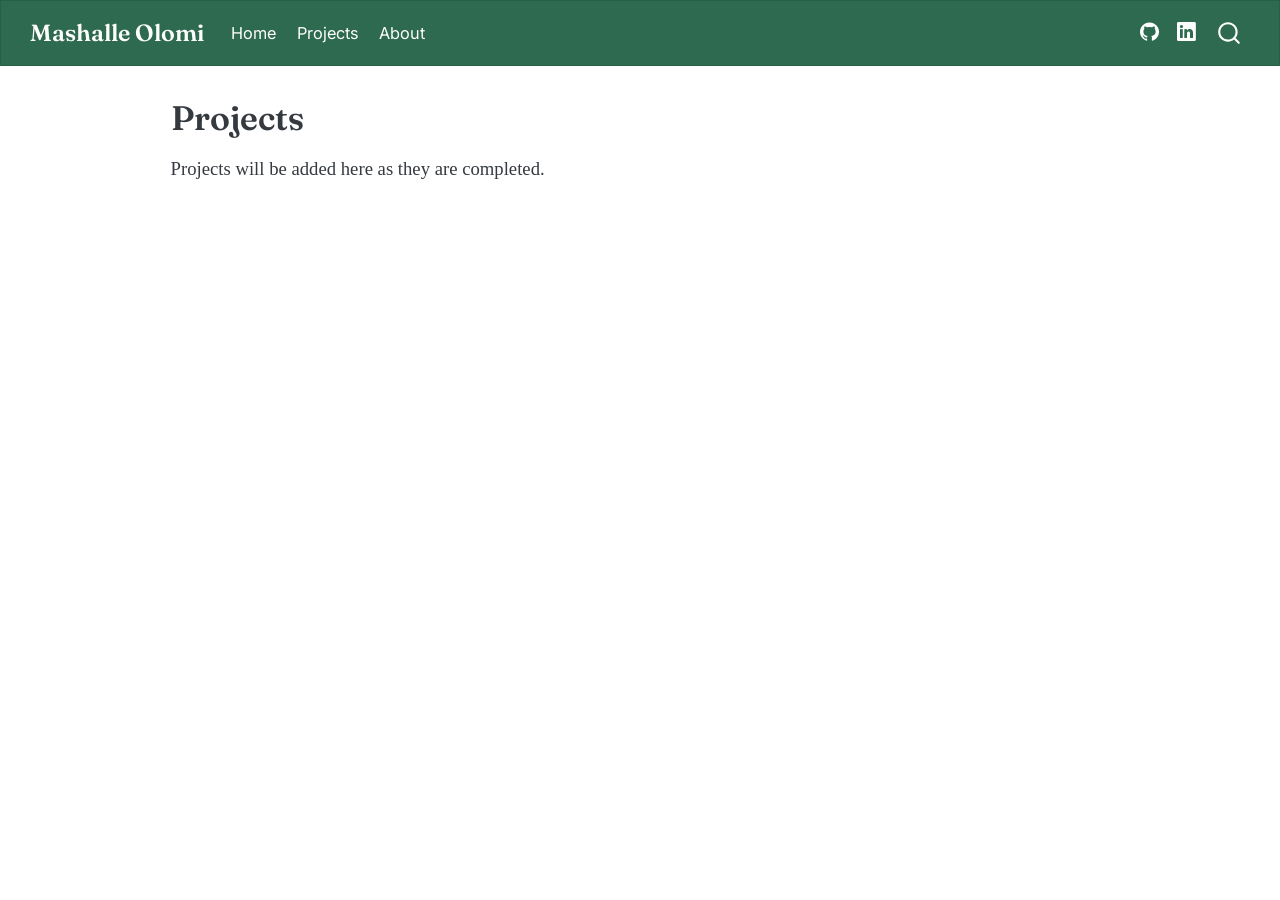
<file: projects.html>
<!DOCTYPE html>
<html xmlns="http://www.w3.org/1999/xhtml" lang="en" xml:lang="en"><head>

<meta charset="utf-8">
<meta name="generator" content="quarto-1.10.18">

<meta name="viewport" content="width=device-width, initial-scale=1.0, user-scalable=yes">


<title>Projects – Mashalle Olomi</title>
<style>
/* Default styles provided by pandoc.
** See https://pandoc.org/MANUAL.html#variables-for-html for config info.
*/
span.smallcaps{font-variant: small-caps;}
div.columns{display: flex; gap: 1.5em;}
div.column{flex: auto;}
@media screen {
div.columns{gap: min(4vw, 1.5em);}
div.column{overflow-x: auto;}
}
div.hanging-indent{margin-left: 1.5em; text-indent: -1.5em;}
ul.task-list{list-style: none;}
ul.task-list li input[type="checkbox"] {
  width: 0.8em;
  margin: 0 0.8em 0.2em -1em; /* quarto-specific, see https://github.com/quarto-dev/quarto-cli/issues/4556 */ 
  vertical-align: middle;
}
</style>


<script src="site_libs/quarto-nav/quarto-nav.js"></script>
<script src="site_libs/quarto-nav/headroom.min.js"></script>
<script src="site_libs/clipboard/clipboard.min.js"></script>
<script src="site_libs/quarto-search/autocomplete.umd.js"></script>
<script src="site_libs/quarto-search/fuse.min.js"></script>
<script src="site_libs/quarto-search/quarto-search.js"></script>
<meta name="quarto:offset" content="./">
<script src="site_libs/quarto-html/quarto.js" type="module"></script>
<script src="site_libs/quarto-html/tabsets/tabsets.js" type="module"></script>
<script src="site_libs/quarto-html/popper.min.js"></script>
<script src="site_libs/quarto-html/tippy.umd.min.js"></script>
<script src="site_libs/quarto-html/anchor.min.js"></script>
<link href="site_libs/quarto-html/tippy.css" rel="stylesheet">
<link href="site_libs/quarto-html/quarto-syntax-highlighting-64a204ab8560d761af7679ceaba22944.css" rel="stylesheet" id="quarto-text-highlighting-styles">
<script src="site_libs/bootstrap/bootstrap.min.js"></script>
<link href="site_libs/bootstrap/bootstrap-icons.css" rel="stylesheet">
<link href="site_libs/bootstrap/bootstrap-427d90cace52e5607150761689b2dbfc.min.css" rel="stylesheet" append-hash="true" id="quarto-bootstrap" data-mode="light">
<script id="quarto-search-options" type="application/json">{
  "location": "navbar",
  "copy-button": false,
  "collapse-after": 3,
  "panel-placement": "end",
  "type": "overlay",
  "limit": 50,
  "keyboard-shortcut": [
    "f",
    "/",
    "s"
  ],
  "show-item-context": false,
  "language": {
    "search-no-results-text": "No results",
    "search-matching-documents-text": "matching documents",
    "search-copy-link-title": "Copy link to search",
    "search-hide-matches-text": "Hide additional matches",
    "search-more-match-text": "more match in this document",
    "search-more-matches-text": "more matches in this document",
    "search-clear-button-title": "Clear",
    "search-text-placeholder": "",
    "search-detached-cancel-button-title": "Cancel",
    "search-submit-button-title": "Submit",
    "search-label": "Search"
  }
}</script>


</head>

<body class="nav-fixed quarto-light">

<div id="quarto-search-results"></div>
  <header id="quarto-header" class="headroom fixed-top">
    <nav class="navbar navbar-expand-lg " data-bs-theme="dark">
      <div class="navbar-container container-fluid">
      <div class="navbar-brand-container mx-auto">
    <a class="navbar-brand" href="./index.html">
    <span class="navbar-title">Mashalle Olomi</span>
    </a>
  </div>
            <div id="quarto-search" class="" title="Search"></div>
          <button class="navbar-toggler" type="button" data-bs-toggle="collapse" data-bs-target="#navbarCollapse" aria-controls="navbarCollapse" role="menu" aria-expanded="false" aria-label="Toggle navigation" onclick="if (window.quartoToggleHeadroom) { window.quartoToggleHeadroom(); }">
  <span class="navbar-toggler-icon"></span>
</button>
          <div class="collapse navbar-collapse" id="navbarCollapse">
            <ul class="navbar-nav navbar-nav-scroll me-auto">
  <li class="nav-item">
    <a class="nav-link" href="./index.html"> 
<span class="menu-text">Home</span></a>
  </li>  
  <li class="nav-item">
    <a class="nav-link active" href="./projects.html" aria-current="page"> 
<span class="menu-text">Projects</span></a>
  </li>  
  <li class="nav-item">
    <a class="nav-link" href="./about.html"> 
<span class="menu-text">About</span></a>
  </li>  
</ul>
            <ul class="navbar-nav navbar-nav-scroll ms-auto">
  <li class="nav-item compact">
    <a class="nav-link" href="https://github.com/mashalle-o"> <i class="bi bi-github" role="img">
</i> 
<span class="menu-text"></span></a>
  </li>  
  <li class="nav-item compact">
    <a class="nav-link" href="https://www.linkedin.com/in/mashalle-o-702558257"> <i class="bi bi-linkedin" role="img">
</i> 
<span class="menu-text"></span></a>
  </li>  
</ul>
          </div> <!-- /navcollapse -->
            <div class="quarto-navbar-tools">
</div>
      </div> <!-- /container-fluid -->
    </nav>
</header>
<!-- content -->
<div id="quarto-content" class="quarto-container page-columns page-rows-contents page-layout-article page-navbar">
<!-- sidebar -->
<!-- margin-sidebar -->
    <div id="quarto-margin-sidebar" class="sidebar margin-sidebar zindex-bottom">
        
    </div>
<!-- main -->
<main class="content" id="quarto-document-content">

<header id="title-block-header" class="quarto-title-block default">
<div class="quarto-title">
<h1 class="title">Projects</h1>
</div>



<div class="quarto-title-meta">

    
  
    
  </div>
  


</header>


<p>Projects will be added here as they are completed.</p>



</main> <!-- /main -->
<script id="quarto-html-after-body" type="application/javascript">
  window.document.addEventListener("DOMContentLoaded", function (event) {
    const icon = "";
    const anchorJS = new window.AnchorJS();
    anchorJS.options = {
      placement: 'right',
      icon: icon
    };
    anchorJS.add('.anchored');
    const isCodeAnnotation = (el) => {
      for (const clz of el.classList) {
        if (clz.startsWith('code-annotation-')) {                     
          return true;
        }
      }
      return false;
    }
    const onCopySuccess = function(e) {
      // button target
      const button = e.trigger;
      // don't keep focus
      button.blur();
      // flash "checked"
      button.classList.add('code-copy-button-checked');
      var currentTitle = button.getAttribute("title");
      button.setAttribute("title", "Copied!");
      let tooltip;
      if (window.bootstrap) {
        button.setAttribute("data-bs-toggle", "tooltip");
        button.setAttribute("data-bs-placement", "left");
        button.setAttribute("data-bs-title", "Copied!");
        tooltip = new bootstrap.Tooltip(button, 
          { trigger: "manual", 
            customClass: "code-copy-button-tooltip",
            offset: [0, -8]});
        tooltip.show();    
      }
      setTimeout(function() {
        if (tooltip) {
          tooltip.hide();
          button.removeAttribute("data-bs-title");
          button.removeAttribute("data-bs-toggle");
          button.removeAttribute("data-bs-placement");
        }
        button.setAttribute("title", currentTitle);
        button.classList.remove('code-copy-button-checked');
      }, 1000);
      // clear code selection
      e.clearSelection();
    }
    const getTextToCopy = function(trigger) {
      const outerScaffold = trigger.parentElement.cloneNode(true);
      const codeEl = outerScaffold.querySelector('code');
      for (const childEl of codeEl.children) {
        if (isCodeAnnotation(childEl)) {
          childEl.remove();
        }
      }
      return codeEl.innerText;
    }
    const clipboard = new window.ClipboardJS('.code-copy-button:not([data-in-quarto-modal])', {
      text: getTextToCopy
    });
    clipboard.on('success', onCopySuccess);
    if (window.document.getElementById('quarto-embedded-source-code-modal')) {
      const clipboardModal = new window.ClipboardJS('.code-copy-button[data-in-quarto-modal]', {
        text: getTextToCopy,
        container: window.document.getElementById('quarto-embedded-source-code-modal')
      });
      clipboardModal.on('success', onCopySuccess);
    }
      var localhostRegex = new RegExp(/^(?:http|https):\/\/localhost\:?[0-9]*\//);
      var mailtoRegex = new RegExp(/^mailto:/);
        var filterRegex = new RegExp('/' + window.location.host + '/');
      var isInternal = (href) => {
          return filterRegex.test(href) || localhostRegex.test(href) || mailtoRegex.test(href);
      }
      // Inspect non-navigation links and adorn them if external
     var links = window.document.querySelectorAll('a[href]:not(.nav-link):not(.navbar-brand):not(.toc-action):not(.sidebar-link):not(.sidebar-item-toggle):not(.pagination-link):not(.no-external):not([aria-hidden]):not(.dropdown-item):not(.quarto-navigation-tool):not(.about-link)');
      for (var i=0; i<links.length; i++) {
        const link = links[i];
        if (!isInternal(link.href)) {
          // undo the damage that might have been done by quarto-nav.js in the case of
          // links that we want to consider external
          if (link.dataset.originalHref !== undefined) {
            link.href = link.dataset.originalHref;
          }
        }
      }
    function tippyHover(el, contentFn, onTriggerFn, onUntriggerFn) {
      const config = {
        allowHTML: true,
        maxWidth: 500,
        delay: 100,
        arrow: false,
        appendTo: function(el) {
            return el.parentElement;
        },
        interactive: true,
        interactiveBorder: 10,
        theme: 'quarto',
        placement: 'bottom-start',
      };
      if (contentFn) {
        config.content = contentFn;
      }
      if (onTriggerFn) {
        config.onTrigger = onTriggerFn;
      }
      if (onUntriggerFn) {
        config.onUntrigger = onUntriggerFn;
      }
      window.tippy(el, config); 
    }
    const noterefs = window.document.querySelectorAll('a[role="doc-noteref"]');
    for (var i=0; i<noterefs.length; i++) {
      const ref = noterefs[i];
      tippyHover(ref, function() {
        // use id or data attribute instead here
        let href = ref.getAttribute('data-footnote-href') || ref.getAttribute('href');
        try { href = new URL(href).hash; } catch {}
        const id = href.replace(/^#\/?/, "");
        const note = window.document.getElementById(id);
        if (note) {
          return note.innerHTML;
        } else {
          return "";
        }
      });
    }
    const xrefs = window.document.querySelectorAll('a.quarto-xref');
    const processXRef = (id, note) => {
      // Strip column container classes
      const stripColumnClz = (el) => {
        el.classList.remove("page-full", "page-columns");
        if (el.children) {
          for (const child of el.children) {
            stripColumnClz(child);
          }
        }
      }
      stripColumnClz(note)
      if (id === null || id.startsWith('sec-')) {
        // Special case sections, only their first couple elements
        const container = document.createElement("div");
        if (note.children && note.children.length > 2) {
          container.appendChild(note.children[0].cloneNode(true));
          for (let i = 1; i < note.children.length; i++) {
            const child = note.children[i];
            if (child.tagName === "P" && child.innerText === "") {
              continue;
            } else {
              container.appendChild(child.cloneNode(true));
              break;
            }
          }
          if (window.Quarto?.typesetMath) {
            window.Quarto.typesetMath(container);
          }
          return container.innerHTML
        } else {
          if (window.Quarto?.typesetMath) {
            window.Quarto.typesetMath(note);
          }
          return note.innerHTML;
        }
      } else {
        // Remove any anchor links if they are present
        const anchorLink = note.querySelector('a.anchorjs-link');
        if (anchorLink) {
          anchorLink.remove();
        }
        if (window.Quarto?.typesetMath) {
          window.Quarto.typesetMath(note);
        }
        if (note.classList.contains("callout")) {
          return note.outerHTML;
        } else {
          return note.innerHTML;
        }
      }
    }
    for (var i=0; i<xrefs.length; i++) {
      const xref = xrefs[i];
      tippyHover(xref, undefined, function(instance) {
        instance.disable();
        let url = xref.getAttribute('href');
        let hash = undefined; 
        if (url.startsWith('#')) {
          hash = url;
        } else {
          try { hash = new URL(url).hash; } catch {}
        }
        if (hash) {
          const id = hash.replace(/^#\/?/, "");
          const note = window.document.getElementById(id);
          if (note !== null) {
            try {
              const html = processXRef(id, note.cloneNode(true));
              instance.setContent(html);
            } finally {
              instance.enable();
              instance.show();
            }
          } else {
            // See if we can fetch this
            fetch(url.split('#')[0])
            .then(res => res.text())
            .then(html => {
              const parser = new DOMParser();
              const htmlDoc = parser.parseFromString(html, "text/html");
              const note = htmlDoc.getElementById(id);
              if (note !== null) {
                const html = processXRef(id, note);
                instance.setContent(html);
              } 
            }).finally(() => {
              instance.enable();
              instance.show();
            });
          }
        } else {
          // See if we can fetch a full url (with no hash to target)
          // This is a special case and we should probably do some content thinning / targeting
          fetch(url)
          .then(res => res.text())
          .then(html => {
            const parser = new DOMParser();
            const htmlDoc = parser.parseFromString(html, "text/html");
            const note = htmlDoc.querySelector('main.content');
            if (note !== null) {
              // This should only happen for chapter cross references
              // (since there is no id in the URL)
              // remove the first header
              if (note.children.length > 0 && note.children[0].tagName === "HEADER") {
                note.children[0].remove();
              }
              const html = processXRef(null, note);
              instance.setContent(html);
            } 
          }).finally(() => {
            instance.enable();
            instance.show();
          });
        }
      }, function(instance) {
      });
    }
        let selectedAnnoteEl;
        const selectorForAnnotation = ( cell, annotation) => {
          let cellAttr = 'data-code-cell="' + cell + '"';
          let lineAttr = 'data-code-annotation="' +  annotation + '"';
          const selector = 'span[' + cellAttr + '][' + lineAttr + ']';
          return selector;
        }
        const selectCodeLines = (annoteEl) => {
          const doc = window.document;
          const targetCell = annoteEl.getAttribute("data-target-cell");
          const targetAnnotation = annoteEl.getAttribute("data-target-annotation");
          const annoteSpan = window.document.querySelector(selectorForAnnotation(targetCell, targetAnnotation));
          const lines = annoteSpan.getAttribute("data-code-lines").split(",");
          const lineIds = lines.map((line) => {
            return targetCell + "-" + line;
          })
          let top = null;
          let height = null;
          let parent = null;
          if (lineIds.length > 0) {
              //compute the position of the single el (top and bottom and make a div)
              const el = window.document.getElementById(lineIds[0]);
              top = el.offsetTop;
              height = el.offsetHeight;
              parent = el.parentElement.parentElement;
            if (lineIds.length > 1) {
              const lastEl = window.document.getElementById(lineIds[lineIds.length - 1]);
              const bottom = lastEl.offsetTop + lastEl.offsetHeight;
              height = bottom - top;
            }
            if (top !== null && height !== null && parent !== null) {
              // cook up a div (if necessary) and position it 
              let div = window.document.getElementById("code-annotation-line-highlight");
              if (div === null) {
                div = window.document.createElement("div");
                div.setAttribute("id", "code-annotation-line-highlight");
                div.style.position = 'absolute';
                parent.appendChild(div);
              }
              div.style.top = top - 2 + "px";
              div.style.height = height + 4 + "px";
              div.style.left = 0;
              let gutterDiv = window.document.getElementById("code-annotation-line-highlight-gutter");
              if (gutterDiv === null) {
                gutterDiv = window.document.createElement("div");
                gutterDiv.setAttribute("id", "code-annotation-line-highlight-gutter");
                gutterDiv.style.position = 'absolute';
                const codeCell = window.document.getElementById(targetCell);
                const gutter = codeCell.querySelector('.code-annotation-gutter');
                gutter.appendChild(gutterDiv);
              }
              gutterDiv.style.top = top - 2 + "px";
              gutterDiv.style.height = height + 4 + "px";
            }
            selectedAnnoteEl = annoteEl;
          }
        };
        const unselectCodeLines = () => {
          const elementsIds = ["code-annotation-line-highlight", "code-annotation-line-highlight-gutter"];
          elementsIds.forEach((elId) => {
            const div = window.document.getElementById(elId);
            if (div) {
              div.remove();
            }
          });
          selectedAnnoteEl = undefined;
        };
          // Handle positioning of the toggle
      window.addEventListener(
        "resize",
        throttle(() => {
          elRect = undefined;
          if (selectedAnnoteEl) {
            selectCodeLines(selectedAnnoteEl);
          }
        }, 10)
      );
      function throttle(fn, ms) {
      let throttle = false;
      let timer;
        return (...args) => {
          if(!throttle) { // first call gets through
              fn.apply(this, args);
              throttle = true;
          } else { // all the others get throttled
              if(timer) clearTimeout(timer); // cancel #2
              timer = setTimeout(() => {
                fn.apply(this, args);
                timer = throttle = false;
              }, ms);
          }
        };
      }
        // Attach click handler to the DT
        const annoteDls = window.document.querySelectorAll('dt[data-target-cell]');
        for (const annoteDlNode of annoteDls) {
          annoteDlNode.addEventListener('click', (event) => {
            const clickedEl = event.target;
            if (clickedEl !== selectedAnnoteEl) {
              unselectCodeLines();
              const activeEl = window.document.querySelector('dt[data-target-cell].code-annotation-active');
              if (activeEl) {
                activeEl.classList.remove('code-annotation-active');
              }
              selectCodeLines(clickedEl);
              clickedEl.classList.add('code-annotation-active');
            } else {
              // Unselect the line
              unselectCodeLines();
              clickedEl.classList.remove('code-annotation-active');
            }
          });
        }
    const findCites = (el) => {
      const parentEl = el.parentElement;
      if (parentEl) {
        const cites = parentEl.dataset.cites;
        if (cites) {
          return {
            el,
            cites: cites.split(' ')
          };
        } else {
          return findCites(el.parentElement)
        }
      } else {
        return undefined;
      }
    };
    var bibliorefs = window.document.querySelectorAll('a[role="doc-biblioref"]');
    for (var i=0; i<bibliorefs.length; i++) {
      const ref = bibliorefs[i];
      const citeInfo = findCites(ref);
      if (citeInfo) {
        tippyHover(citeInfo.el, function() {
          var popup = window.document.createElement('div');
          citeInfo.cites.forEach(function(cite) {
            var citeDiv = window.document.createElement('div');
            citeDiv.classList.add('hanging-indent');
            citeDiv.classList.add('csl-entry');
            var biblioDiv = window.document.getElementById('ref-' + cite);
            if (biblioDiv) {
              citeDiv.innerHTML = biblioDiv.innerHTML;
            }
            popup.appendChild(citeDiv);
          });
          return popup.innerHTML;
        });
      }
    }
  });
  </script>
</div> <!-- /content -->




</body></html>
</file>
<file: site_libs/quarto-html/tippy.css>
.tippy-box[data-animation=fade][data-state=hidden]{opacity:0}[data-tippy-root]{max-width:calc(100vw - 10px)}.tippy-box{position:relative;background-color:#333;color:#fff;border-radius:4px;font-size:14px;line-height:1.4;white-space:normal;outline:0;transition-property:transform,visibility,opacity}.tippy-box[data-placement^=top]>.tippy-arrow{bottom:0}.tippy-box[data-placement^=top]>.tippy-arrow:before{bottom:-7px;left:0;border-width:8px 8px 0;border-top-color:initial;transform-origin:center top}.tippy-box[data-placement^=bottom]>.tippy-arrow{top:0}.tippy-box[data-placement^=bottom]>.tippy-arrow:before{top:-7px;left:0;border-width:0 8px 8px;border-bottom-color:initial;transform-origin:center bottom}.tippy-box[data-placement^=left]>.tippy-arrow{right:0}.tippy-box[data-placement^=left]>.tippy-arrow:before{border-width:8px 0 8px 8px;border-left-color:initial;right:-7px;transform-origin:center left}.tippy-box[data-placement^=right]>.tippy-arrow{left:0}.tippy-box[data-placement^=right]>.tippy-arrow:before{left:-7px;border-width:8px 8px 8px 0;border-right-color:initial;transform-origin:center right}.tippy-box[data-inertia][data-state=visible]{transition-timing-function:cubic-bezier(.54,1.5,.38,1.11)}.tippy-arrow{width:16px;height:16px;color:#333}.tippy-arrow:before{content:"";position:absolute;border-color:transparent;border-style:solid}.tippy-content{position:relative;padding:5px 9px;z-index:1}
</file>
<file: site_libs/quarto-html/quarto-syntax-highlighting-64a204ab8560d761af7679ceaba22944.css>
/* quarto syntax highlight colors */
:root {
  --quarto-hl-ot-color: #003B4F;
  --quarto-hl-at-color: #657422;
  --quarto-hl-ss-color: #20794D;
  --quarto-hl-an-color: #5E5E5E;
  --quarto-hl-fu-color: #4758AB;
  --quarto-hl-st-color: #20794D;
  --quarto-hl-cf-color: #003B4F;
  --quarto-hl-op-color: #5E5E5E;
  --quarto-hl-er-color: #AD0000;
  --quarto-hl-bn-color: #AD0000;
  --quarto-hl-al-color: #AD0000;
  --quarto-hl-va-color: #111111;
  --quarto-hl-bu-color: inherit;
  --quarto-hl-ex-color: inherit;
  --quarto-hl-pp-color: #AD0000;
  --quarto-hl-in-color: #5E5E5E;
  --quarto-hl-vs-color: #20794D;
  --quarto-hl-wa-color: #5E5E5E;
  --quarto-hl-do-color: #5E5E5E;
  --quarto-hl-im-color: #00769E;
  --quarto-hl-ch-color: #20794D;
  --quarto-hl-dt-color: #AD0000;
  --quarto-hl-fl-color: #AD0000;
  --quarto-hl-co-color: #5E5E5E;
  --quarto-hl-cv-color: #5E5E5E;
  --quarto-hl-cn-color: #8f5902;
  --quarto-hl-sc-color: #5E5E5E;
  --quarto-hl-dv-color: #AD0000;
  --quarto-hl-kw-color: #003B4F;
}

/* other quarto variables */
:root {
  --quarto-font-monospace: SFMono-Regular, Menlo, Monaco, Consolas, "Liberation Mono", "Courier New", monospace;
}

/* syntax highlight based on Pandoc's rules */
pre > code.sourceCode > span {
  color: #003B4F;
}

code.sourceCode > span {
  color: #003B4F;
}

div.sourceCode,
div.sourceCode pre.sourceCode {
  color: #003B4F;
}

/* Normal */
code span {
  color: #003B4F;
}

/* Alert */
code span.al {
  color: #AD0000;
  font-style: inherit;
}

/* Annotation */
code span.an {
  color: #5E5E5E;
  font-style: inherit;
}

/* Attribute */
code span.at {
  color: #657422;
  font-style: inherit;
}

/* BaseN */
code span.bn {
  color: #AD0000;
  font-style: inherit;
}

/* BuiltIn */
code span.bu {
  font-style: inherit;
}

/* ControlFlow */
code span.cf {
  color: #003B4F;
  font-weight: bold;
  font-style: inherit;
}

/* Char */
code span.ch {
  color: #20794D;
  font-style: inherit;
}

/* Constant */
code span.cn {
  color: #8f5902;
  font-style: inherit;
}

/* Comment */
code span.co {
  color: #5E5E5E;
  font-style: inherit;
}

/* CommentVar */
code span.cv {
  color: #5E5E5E;
  font-style: italic;
}

/* Documentation */
code span.do {
  color: #5E5E5E;
  font-style: italic;
}

/* DataType */
code span.dt {
  color: #AD0000;
  font-style: inherit;
}

/* DecVal */
code span.dv {
  color: #AD0000;
  font-style: inherit;
}

/* Error */
code span.er {
  color: #AD0000;
  font-style: inherit;
}

/* Extension */
code span.ex {
  font-style: inherit;
}

/* Float */
code span.fl {
  color: #AD0000;
  font-style: inherit;
}

/* Function */
code span.fu {
  color: #4758AB;
  font-style: inherit;
}

/* Import */
code span.im {
  color: #00769E;
  font-style: inherit;
}

/* Information */
code span.in {
  color: #5E5E5E;
  font-style: inherit;
}

/* Keyword */
code span.kw {
  color: #003B4F;
  font-weight: bold;
  font-style: inherit;
}

/* Operator */
code span.op {
  color: #5E5E5E;
  font-style: inherit;
}

/* Other */
code span.ot {
  color: #003B4F;
  font-style: inherit;
}

/* Preprocessor */
code span.pp {
  color: #AD0000;
  font-style: inherit;
}

/* SpecialChar */
code span.sc {
  color: #5E5E5E;
  font-style: inherit;
}

/* SpecialString */
code span.ss {
  color: #20794D;
  font-style: inherit;
}

/* String */
code span.st {
  color: #20794D;
  font-style: inherit;
}

/* Variable */
code span.va {
  color: #111111;
  font-style: inherit;
}

/* VerbatimString */
code span.vs {
  color: #20794D;
  font-style: inherit;
}

/* Warning */
code span.wa {
  color: #5E5E5E;
  font-style: italic;
}

.prevent-inlining {
  content: "</";
}

/*# sourceMappingURL=9d8d5bb603a83b8298b89080a598c93b.css.map */
</file>
